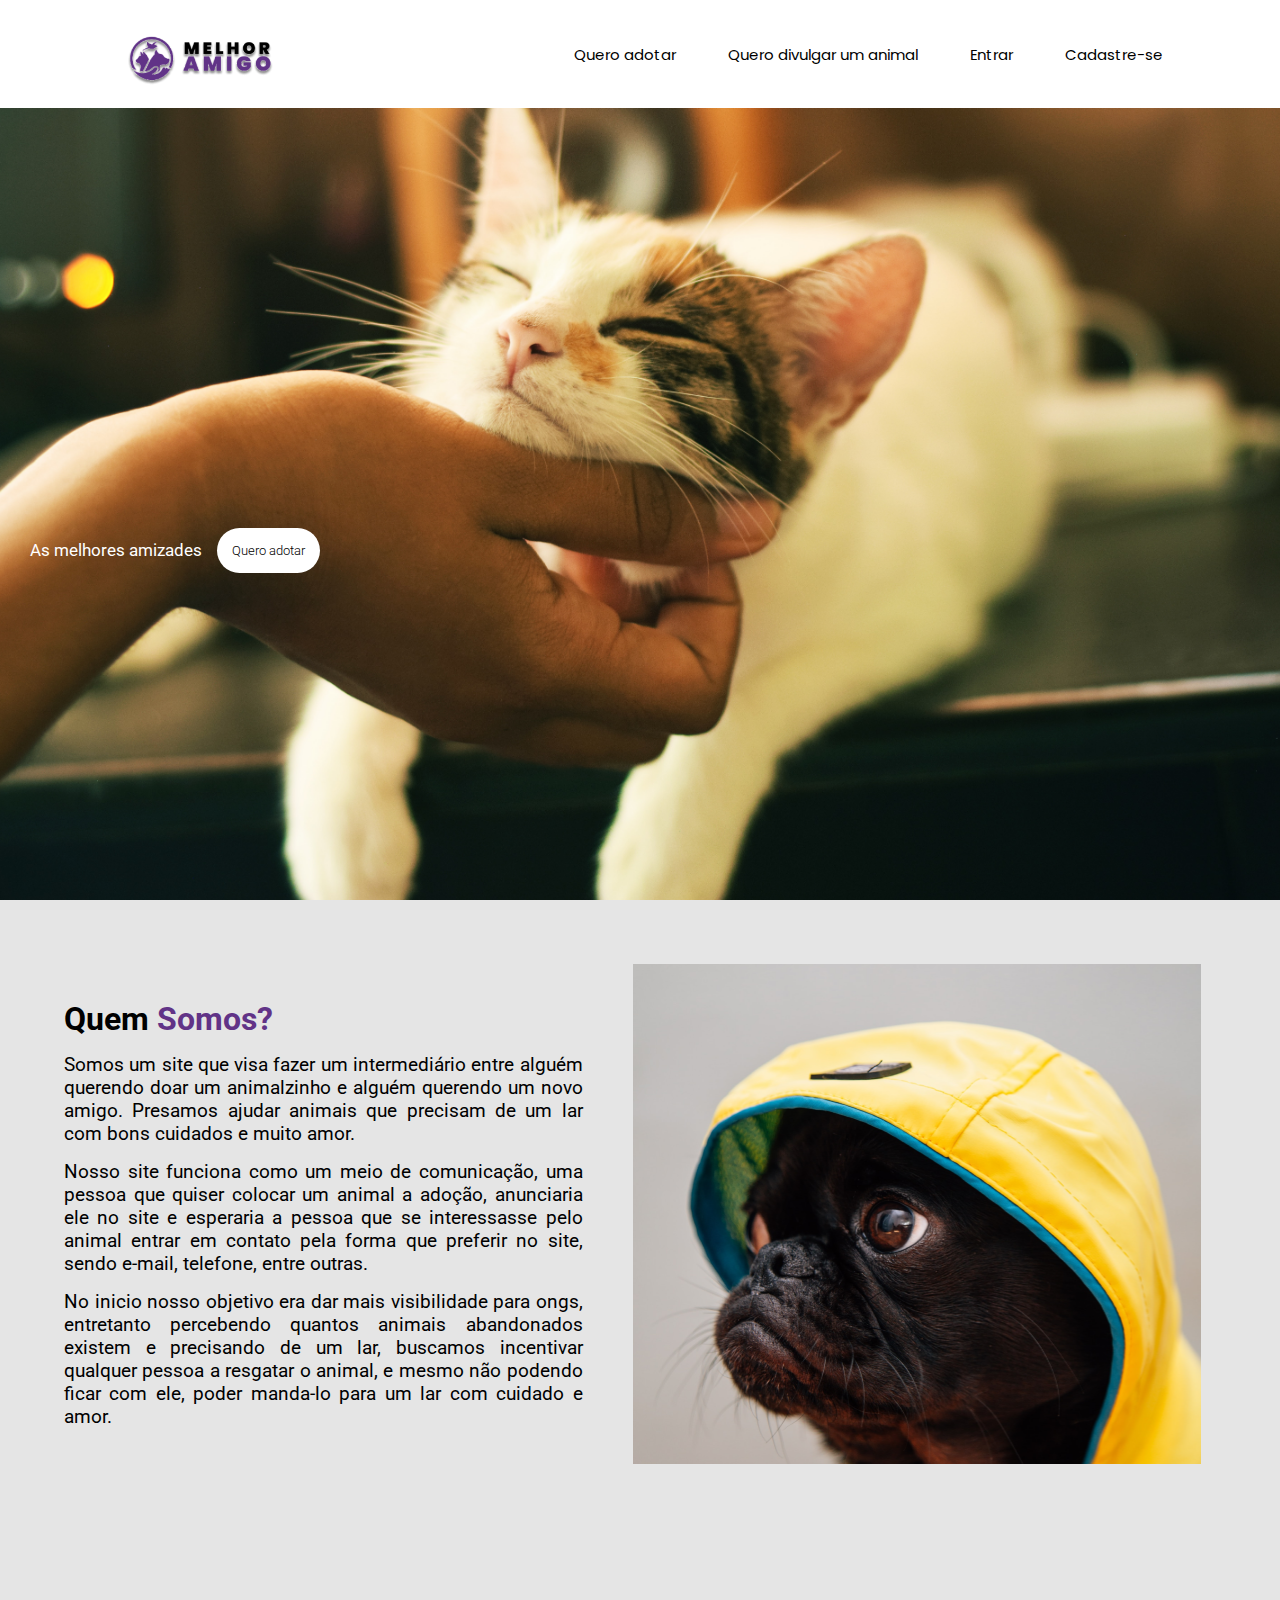
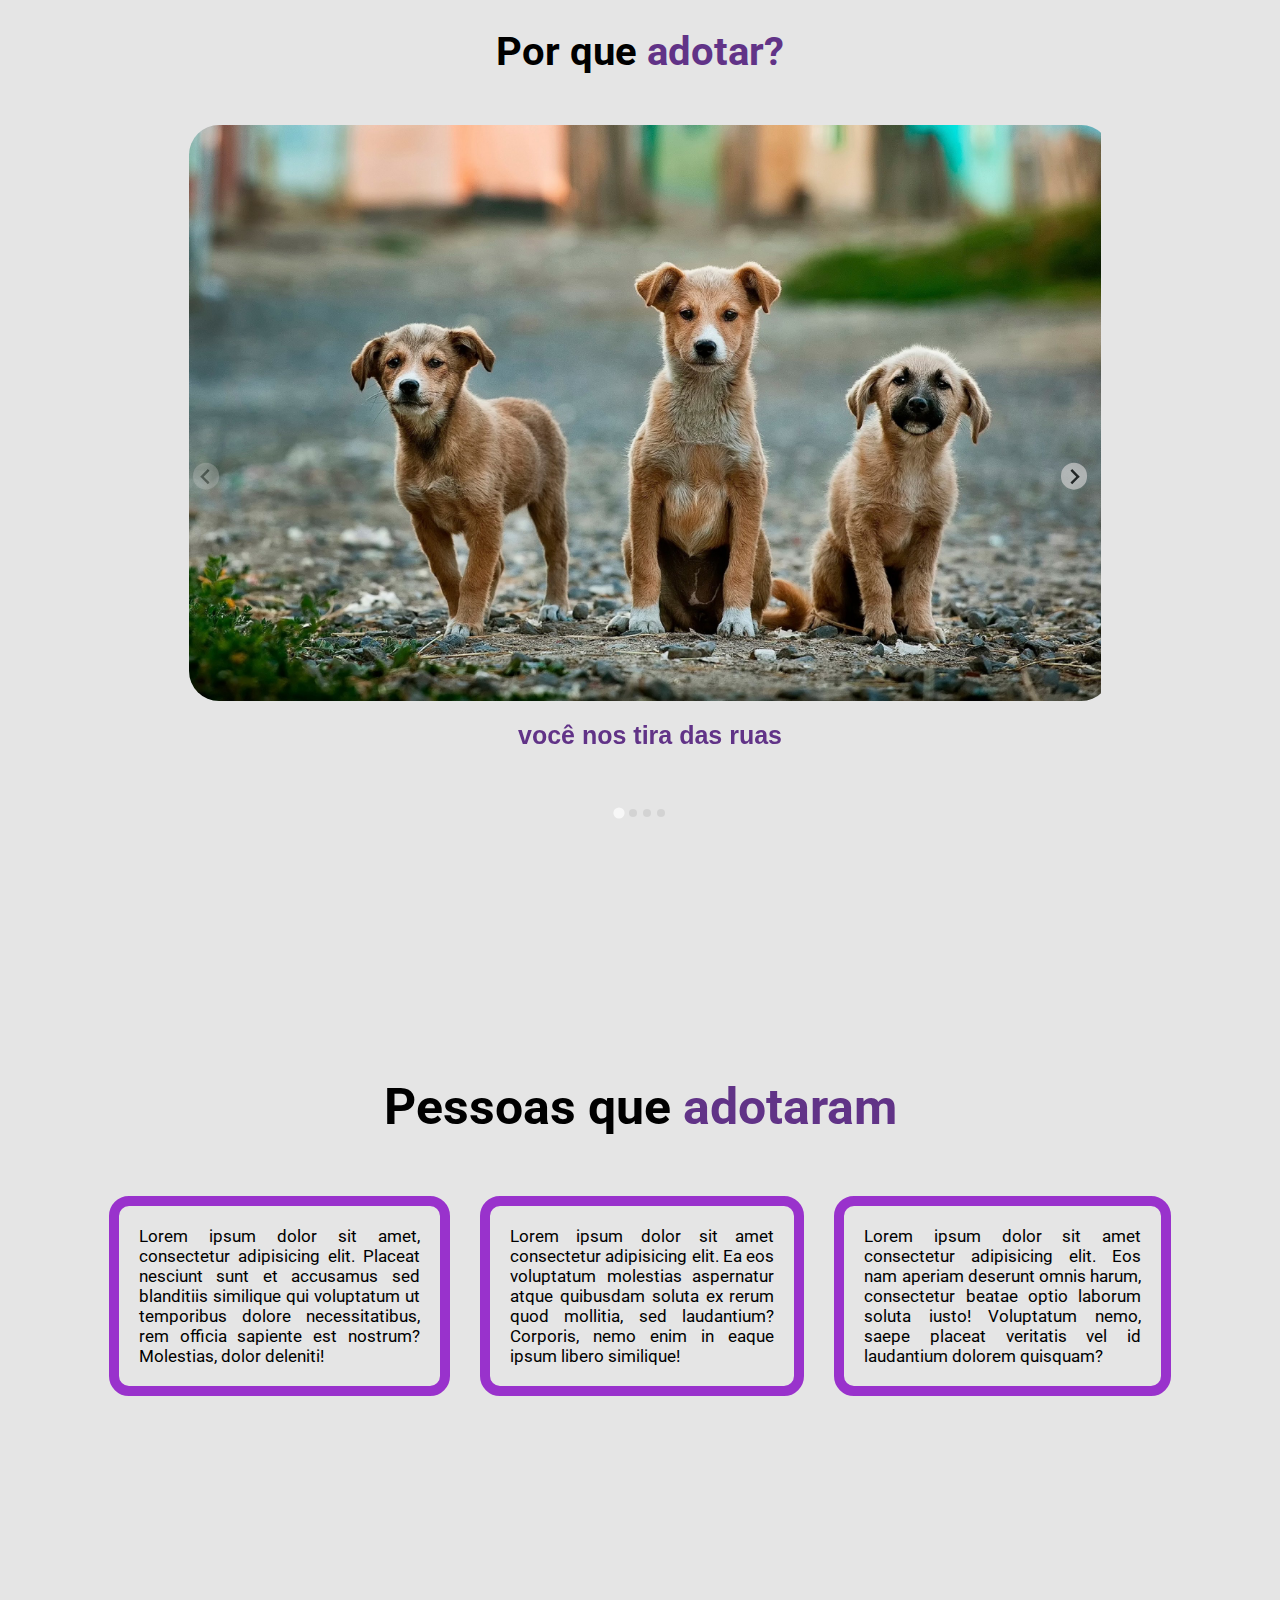
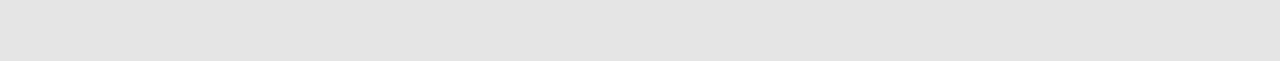
<file: index.html>
<!DOCTYPE html>
<html lang="pt-br">
<head>
    <meta charset="UTF-8">
    <meta http-equiv="X-UA-Compatible" content="IE=edge">
    <meta name="viewport" content="width=device-width, initial-scale=1.0">
    <link rel="stylesheet" href="./styles/styles.css">
    <link rel="preconnect" href="https://fonts.googleapis.com">
    <link rel="preconnect" href="https://fonts.gstatic.com" crossorigin>
    <link href="https://fonts.googleapis.com/css2?family=Roboto&display=swap" rel="stylesheet">
    <link rel="icon" type="image/x-icon" href="./imagens/favicon.png">
    <link rel="stylesheet" href="./splide/css/splide.min.css">
    <link rel="preconnect" href="https://fonts.googleapis.com">
    <link rel="preconnect" href="https://fonts.gstatic.com" crossorigin>
    <link href="https://fonts.googleapis.com/css2?family=Poppins&display=swap" rel="stylesheet">
    <script type="text/javascript" src="./splide/js/splide.min.js"></script>
    <title>Melhor amigo</title>
</head>
<body>
    <header>
        <div class="navbar">
            <nav>
                <a class="logo" href="#">
                    <img src="./imagens/logo2.png" alt="" style="width: 200px;">
                </a>
                <div class="mobile-menu">
                    <div class="line1"></div>
                    <div class="line2"></div>
                    <div class="line3"></div>
                </div>
                <ul class="nav-list">
                    <li><a href="./pages/mostroario.html">Quero adotar</a></li>
                    <li><a href="./pages/login.html">Quero divulgar um animal</a></li>
                    <li><a href="./pages/login.html">Entrar</a></li>
                    <li><a href="./pages/cadastro.html">Cadastre-se</a></li>
                </ul>
            </nav>
            <script src="./barra_navegação/mobile_navbar.js"></script>
        </div>
    </header>
    <div class="header">
        <p> As melhores amizades</p>
        <a href="./pages/mostroario.html">
            <button class="btn">Quero adotar</button>
        </a>
    </div>
    <div class="container">
        <section class="about">
            <div class="lado_texto">
                <h1>Quem <span class="destaque">Somos?</span></h1>
                <p>Somos um site que visa fazer um intermediário entre alguém querendo doar um animalzinho e alguém querendo um novo amigo. Presamos ajudar animais que precisam de um lar com bons cuidados e muito amor.</p>
                <p>Nosso site funciona como um meio de comunicação, uma pessoa que quiser colocar um animal a adoção, anunciaria ele no site e esperaria a pessoa que se interessasse pelo animal entrar em contato pela forma que preferir no site, sendo e-mail, telefone, entre outras.</p>
                <p>No inicio nosso objetivo era dar mais visibilidade para ongs, entretanto percebendo quantos animais abandonados existem e precisando de um lar, buscamos incentivar qualquer pessoa a resgatar o animal, e mesmo não podendo ficar com ele, poder manda-lo para um lar com cuidado e amor.</p>
            </div>
            <div class="lado_imagem">
            </div>
        </section>
        <div class="titulo_carrosel">
            <h1>Por que <span class="destaque">adotar?</span></h1>
        </div>
        <section class="carrosel">
            <section class="splide"  aria-label="Splide Basic HTML Example">
                <div class="splide__track">
                    <ul class="splide__list">
                        <li class="splide__slide">
                            <a href="/pages/mostroario.html">
                                <img src="imagens/cachorro_rua.jpg">
                                <h2 style="text-align: center; position: relative; left: 10px; padding: 10px; margin: 10px;">você nos tira das ruas</h2>
                            </a>
                        </li>
                        <li class="splide__slide">
                            <a href="/pages/mostroario.html">
                                <img src="imagens/cachorro e cara.jpg">
                                <h2 style="text-align: center; position: relative; left: 10px; padding: 10px; margin: 10px;">seremos grandes companheiros por toda a vida </h2>
                            </a>
                        </li>
                        <li class="splide__slide">
                            <a href="/pages/mostroario.html">
                                <img src="imagens/cachorro_idosa.jpg">
                                <h2 style="text-align: center; position: relative; left: 10px; padding: 10px; margin: 10px;">estarei sempre ao seu lado</h2>
                            </a>
                        </li>
                        <li class="splide__slide">
                            <a href="/pages/mostroario.html">
                                <img src="imagens/cachorro_flor.jpg">
                                <h2 style="text-align: center; position: relative; left: 10px; padding: 10px; margin: 10px;">posso fazer parte de sua familia?</h2>
                            </a>
                        </li>
    
                    </ul>
                </div>
            </section>
        </section>
        <div class="area_comentarios">
            <h1>Pessoas que <span class="destaque">adotaram</span></h1>
        
            <div class="comentarios">
                <div class="com1">
                    
                    <p>
                        Lorem ipsum dolor sit amet, consectetur adipisicing elit. Placeat nesciunt sunt et accusamus sed blanditiis similique qui voluptatum ut temporibus dolore necessitatibus, rem officia sapiente est nostrum? Molestias, dolor deleniti!
                    </p>
                </div>
                <div class="com2">
                    <p>
                        Lorem ipsum dolor sit amet consectetur adipisicing elit. Ea eos voluptatum molestias aspernatur atque quibusdam soluta ex rerum quod mollitia, sed laudantium? Corporis, nemo enim in eaque ipsum libero similique!
                    </p>
                </div>
                <div class="com3">
                    <p>
                        Lorem ipsum dolor sit amet consectetur adipisicing elit. Eos nam aperiam deserunt omnis harum, consectetur beatae optio laborum soluta iusto! Voluptatum nemo, saepe placeat veritatis vel id laudantium dolorem quisquam?
                    </p>
                </div>

            </div>
        </div>
    </div>
</body>

</html>

<script>
    new Splide('.splide').mount();
    var splide = new Splide('.splide', {
        perPage: 1,
        padding: 0,
        cover      : true,
        heightRatio: 0.5,
        type:loop,
        breakpoints: {
            770: {
                perPage: 2,
            },
            500: {
                perPage: 1,
            },
        }
    });

    splide.mount();
</script>
</file>
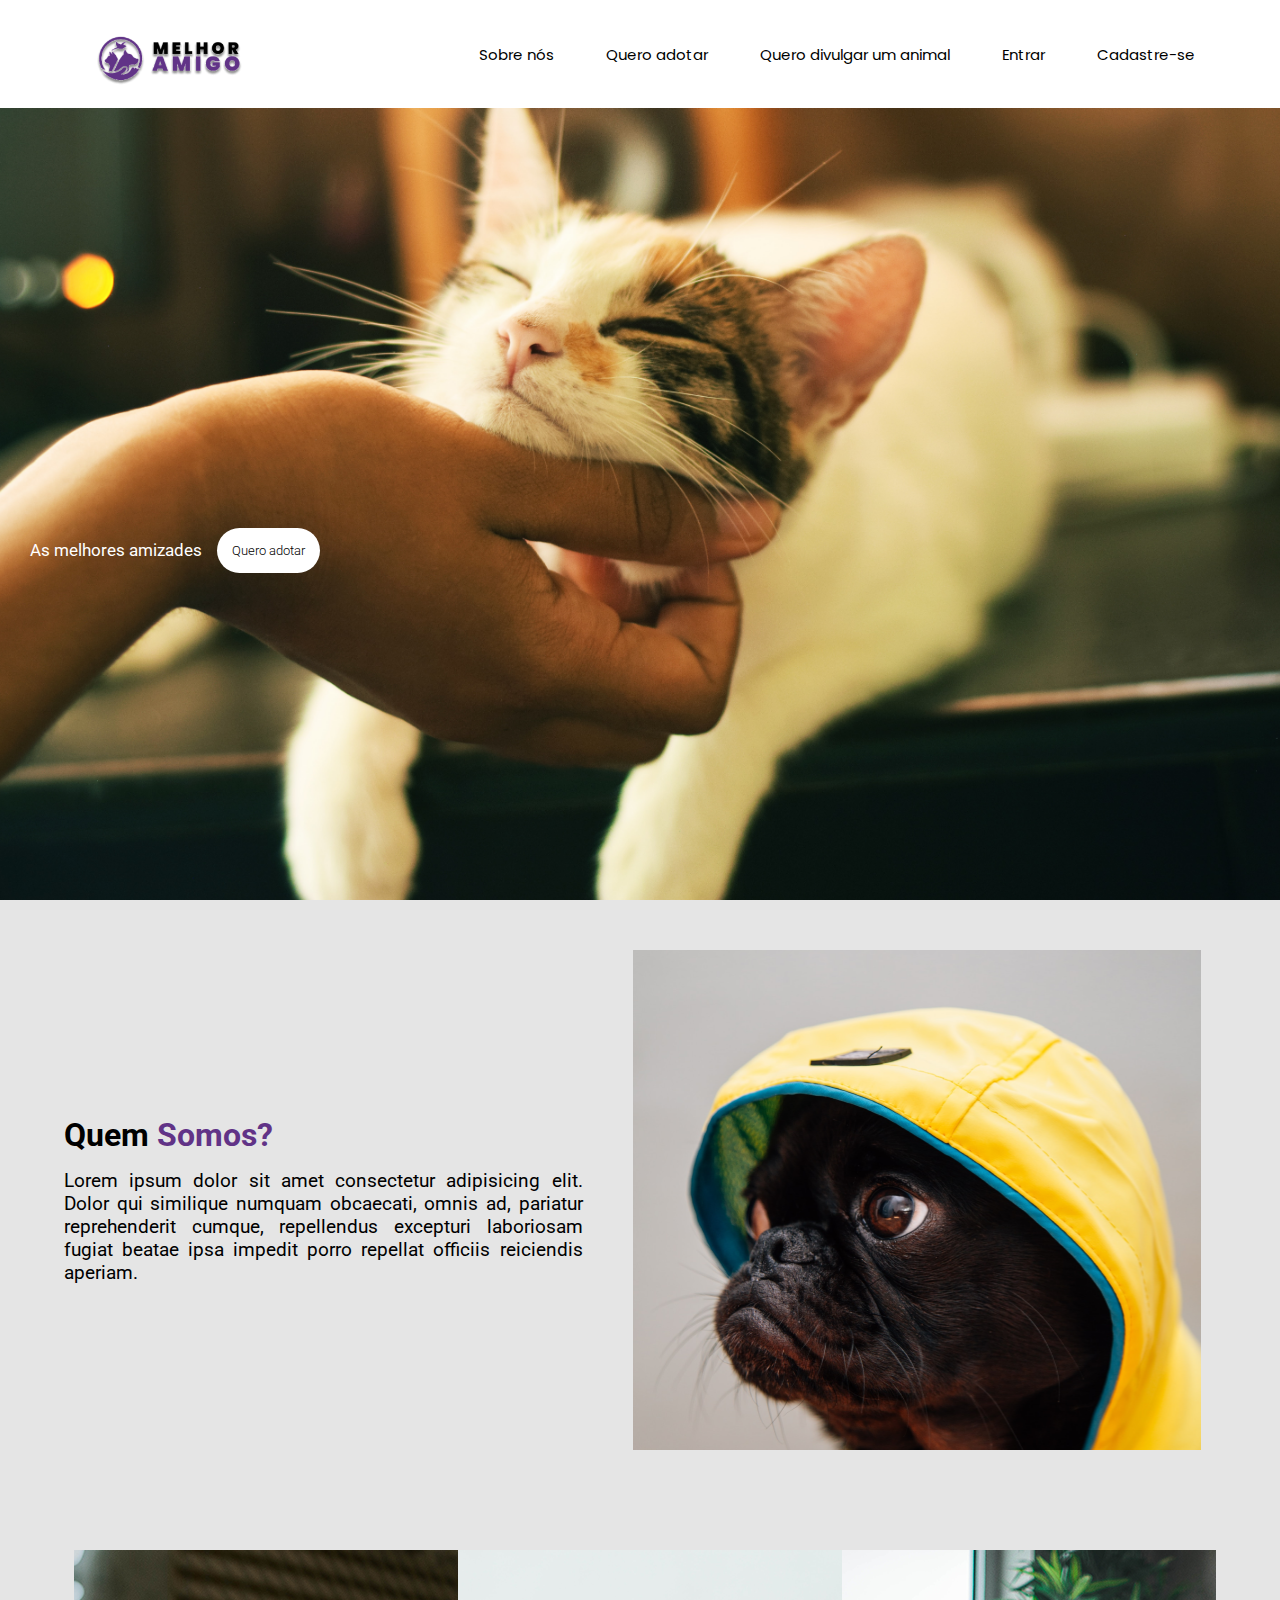
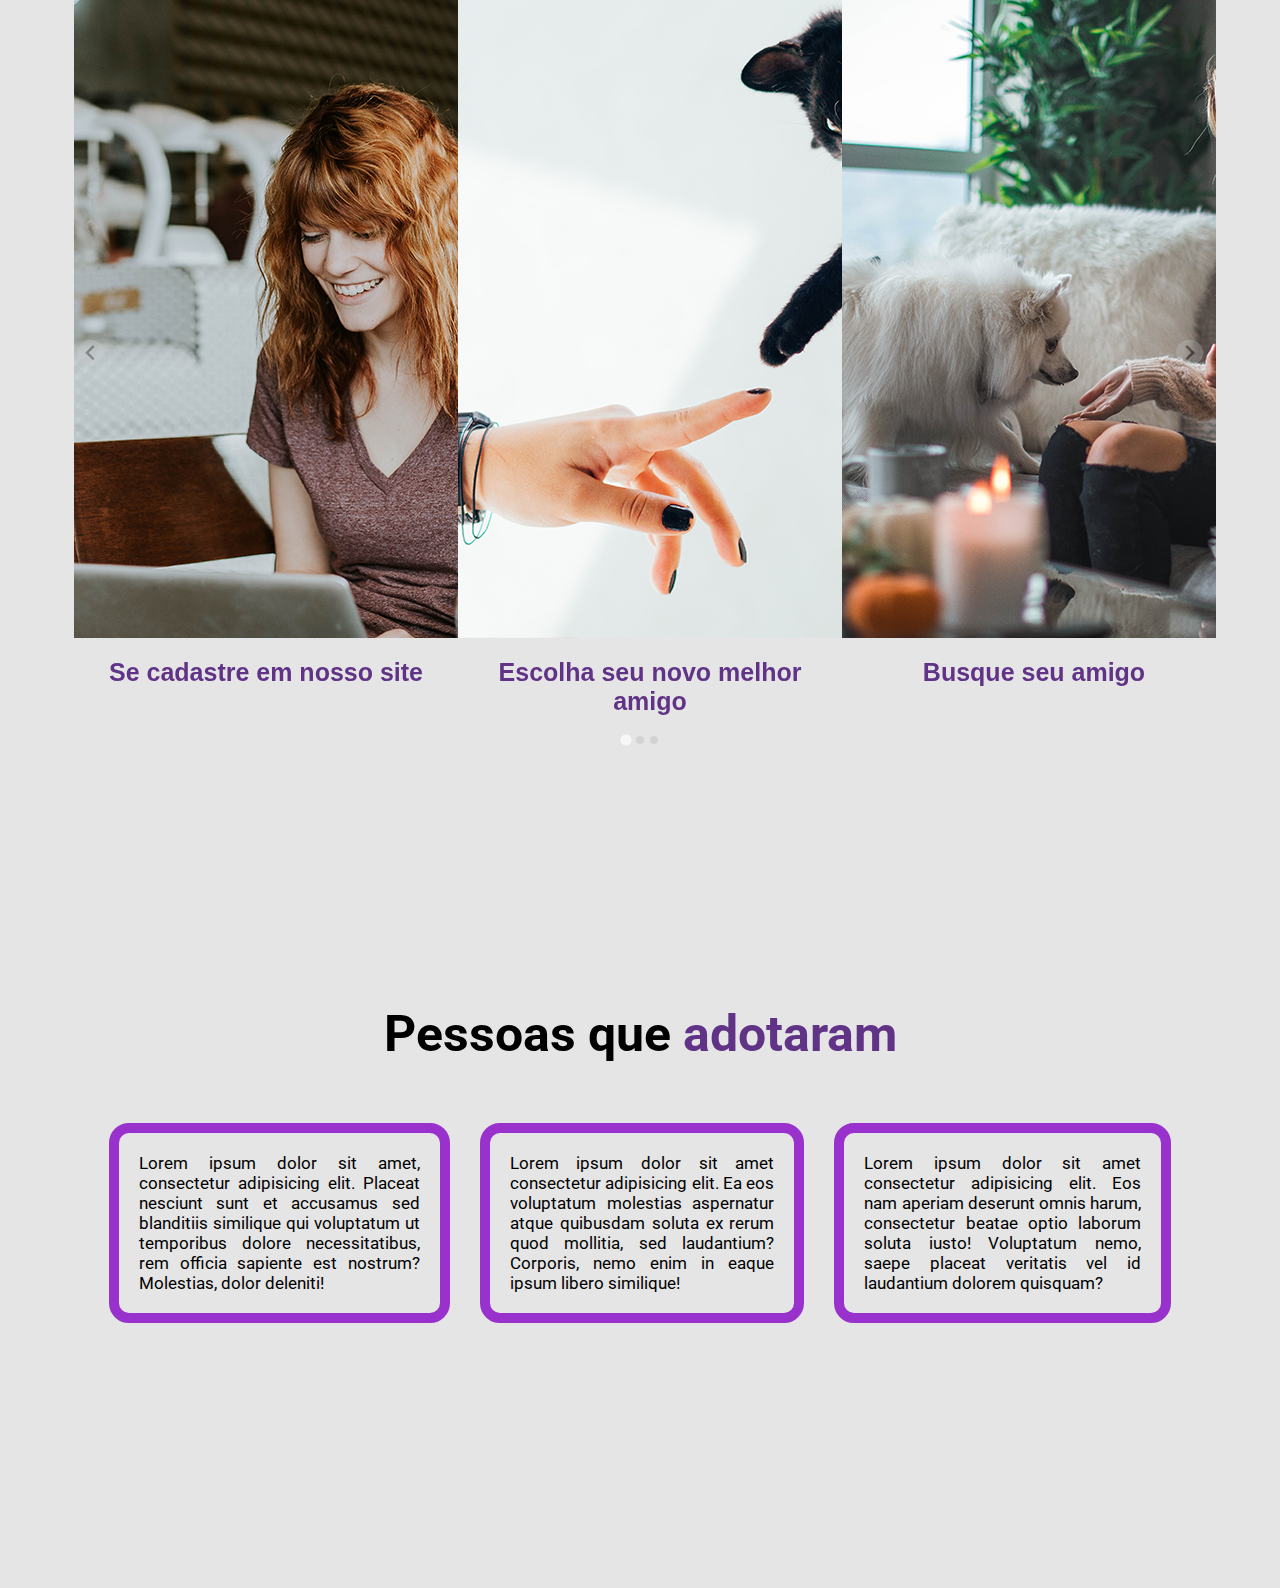
<file: index2.html>
<!DOCTYPE html>
<html lang="pt-br">
<head>
    <meta charset="UTF-8">
    <meta http-equiv="X-UA-Compatible" content="IE=edge">
    <meta name="viewport" content="width=device-width, initial-scale=1.0">
    <link rel="stylesheet" href="./styles/styles.css">
    <link rel="preconnect" href="https://fonts.googleapis.com">
    <link rel="preconnect" href="https://fonts.gstatic.com" crossorigin>
    <link href="https://fonts.googleapis.com/css2?family=Roboto&display=swap" rel="stylesheet">
    <link rel="icon" type="image/x-icon" href="./imagens/favicon.png">
    <link rel="stylesheet" href="./splide/css/splide.min.css">
    <link rel="preconnect" href="https://fonts.googleapis.com">
    <link rel="preconnect" href="https://fonts.gstatic.com" crossorigin>
    <link href="https://fonts.googleapis.com/css2?family=Poppins&display=swap" rel="stylesheet">
    <script type="text/javascript" src="./splide/js/splide.min.js"></script>
    <title>Melhor amigo</title>
</head>
<body>
    <header>
        <div class="navbar">
            <nav>
                <a class="logo" href="#">
                    <img src="./imagens/logo2.png" alt="" style="width: 200px;">
                </a>
                <div class="mobile-menu">
                    <div class="line1"></div>
                    <div class="line2"></div>
                    <div class="line3"></div>
                </div>
                <ul class="nav-list">
                    <li><a href="#">Sobre nós</a></li>
                    <li><a href="./pages/mostroario.html">Quero adotar</a></li>
                    <li><a href="./pages/login.html">Quero divulgar um animal</a></li>
                    <li><a href="./pages/login.html">Entrar</a></li>
                    <li><a href="./pages/cadastro.html">Cadastre-se</a></li>
                </ul>
            </nav>
            <script src="./barra_navegação/mobile_navbar.js"></script>
        </div>
    </header>
    <div class="header">
        <p> As melhores amizades</p>
        <a href="./pages/mostroario.html">
            <button class="btn">Quero adotar</button>
        </a>
    </div>
    <div class="container">
        <section class="about">
            <div class="lado_texto">
                <h1>Quem <span class="destaque">Somos?</span></h1>
                <p>Lorem ipsum dolor sit amet consectetur adipisicing elit. Dolor qui similique numquam obcaecati, omnis ad, pariatur reprehenderit cumque, repellendus excepturi laboriosam fugiat beatae ipsa impedit porro repellat officiis reiciendis aperiam.</p>
            </div>
            <div class="lado_imagem">
            </div>
        </section>
        <section class="splide" style="margin: 50px 0;" aria-label="Splide Basic HTML Example">
            <div class="splide__track">
                <ul class="splide__list">
                    <li class="splide__slide">
                        <a href="/pages/login.html">
                            <img src="imagens/Slide 1.png">
                            <h2 style="text-align: center; position: relative; left: 10px; padding: 10px; margin: 10px;">Se cadastre em nosso site</h2>
                        </a>
                    </li>
                    <li class="splide__slide">
                        <a href="#">
                            <img src="imagens/Slide 2.png">
                            <h2 style="text-align: center; position: relative; left: 10px; padding: 10px; margin: 10px;">Escolha seu novo melhor amigo</h2>
                        </a>
                    </li>
                    <li class="splide__slide">
                        <a href="#">
                            <img src="imagens/Slide 3.png">
                            <h2 style="text-align: center; position: relative; left: 10px; padding: 10px; margin: 10px;">Busque seu amigo</h2>
                        </a>
                    </li>

                </ul>
            </div>
        </section>
        <div class="area_comentarios">
            <h1>Pessoas que <span class="destaque">adotaram</span></h1>
        
            <div class="comentarios">
                <div class="com1">
                    
                    <p>
                        Lorem ipsum dolor sit amet, consectetur adipisicing elit. Placeat nesciunt sunt et accusamus sed blanditiis similique qui voluptatum ut temporibus dolore necessitatibus, rem officia sapiente est nostrum? Molestias, dolor deleniti!
                    </p>
                </div>
                <div class="com2">
                    <p>
                        Lorem ipsum dolor sit amet consectetur adipisicing elit. Ea eos voluptatum molestias aspernatur atque quibusdam soluta ex rerum quod mollitia, sed laudantium? Corporis, nemo enim in eaque ipsum libero similique!
                    </p>
                </div>
                <div class="com3">
                    <p>
                        Lorem ipsum dolor sit amet consectetur adipisicing elit. Eos nam aperiam deserunt omnis harum, consectetur beatae optio laborum soluta iusto! Voluptatum nemo, saepe placeat veritatis vel id laudantium dolorem quisquam?
                    </p>
                </div>

            </div>
        </div>
    </div>
</body>

</html>

<script>
    new Splide('.splide').mount();
    var splide = new Splide('.splide', {
        perPage: 3,
        rewind: true,
        breakpoints: {
            770: {
                perPage: 2,
            },
            500: {
                perPage: 1,
            },
        }
    });

    splide.mount();
</script>
</file>
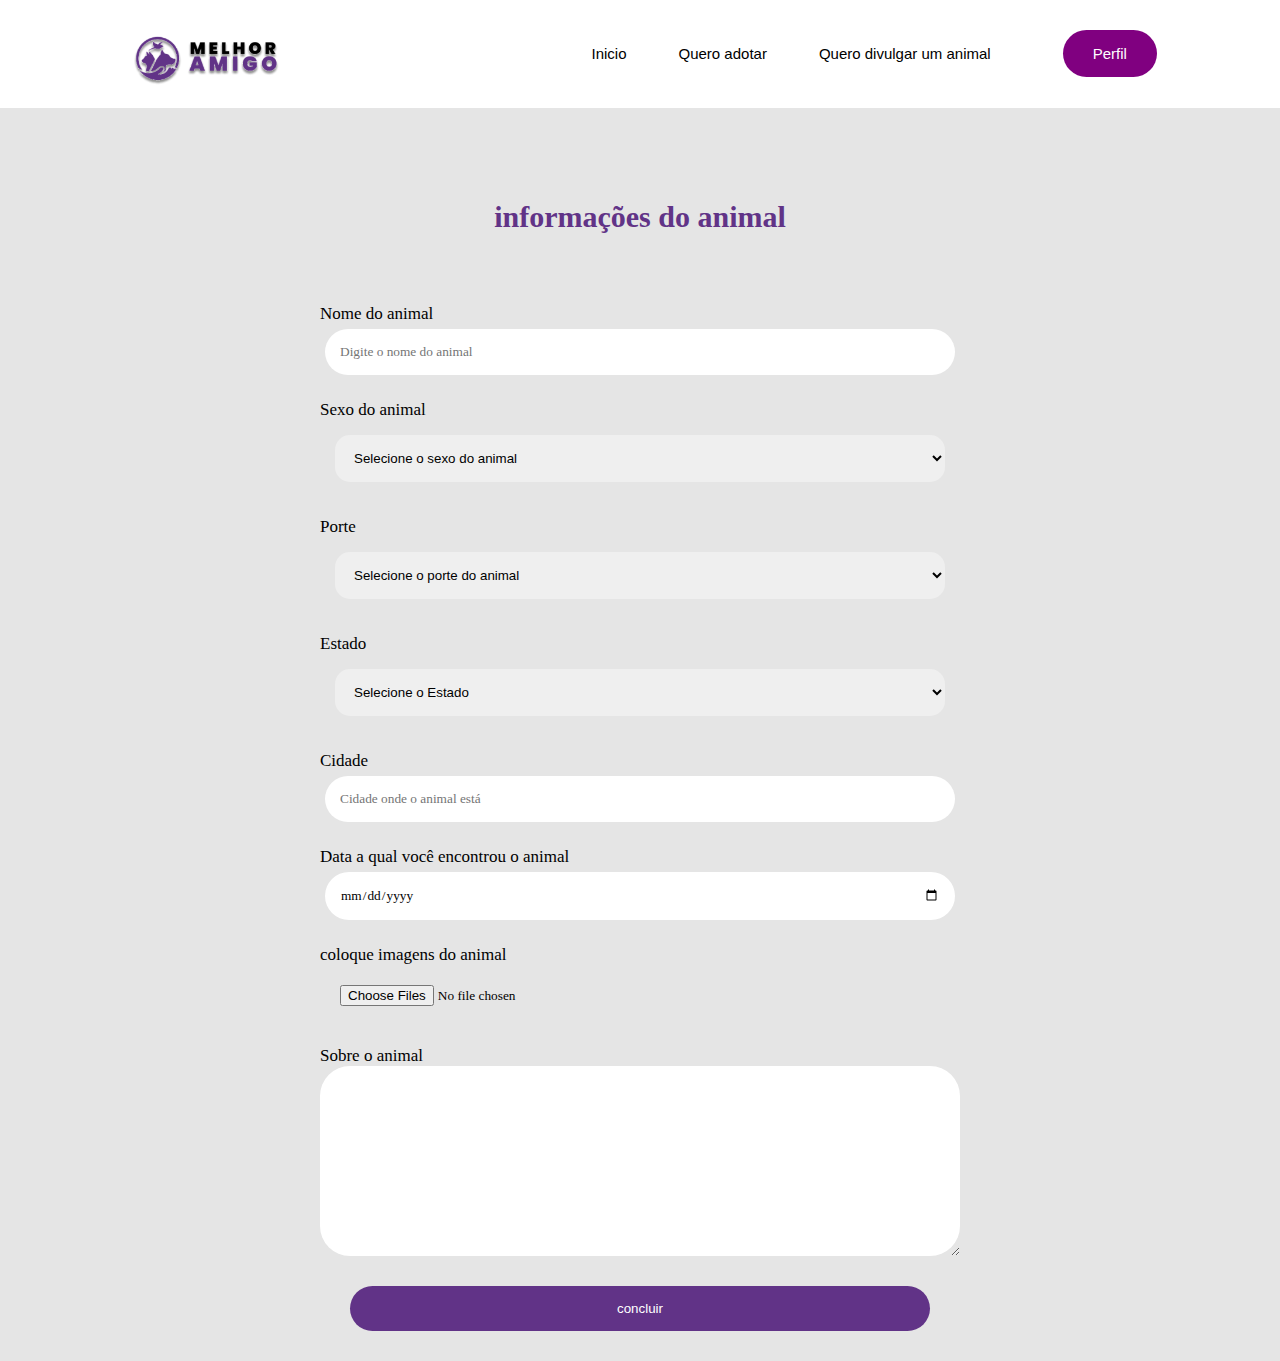
<file: pages/cadastro_animal.html>
<!DOCTYPE html>
<html lang="pt-br">
<head>
    <meta charset="UTF-8">
    <meta http-equiv="X-UA-Compatible" content="IE=edge">
    <meta name="viewport" content="width=device-width, initial-scale=1.0">
    <link rel="stylesheet" href="../styles/styles2.css">
    <title>Document</title>
    <link rel="icon" type="image/x-icon" href="../imagens/favicon.png">
</head>
<body>
    <header>
        <div class="navbar">
            <nav>
                <a class="logo" href="#">
                    <img src="../imagens/logo2.png" alt="" style="width: 200px;">
                </a>
                <div class="mobile-menu">
                    <div class="line1"></div>
                    <div class="line2"></div>
                    <div class="line3"></div>
                </div>
                <ul class="nav-list">
                    <li><a href="../index.html">Inicio</a></li>
                    <li><a href="./mostroario.html">Quero adotar</a></li>
                    <li><a href="./cadastro_animal.html">Quero divulgar um animal</a></li>
                    <li><a href="./pagina_usuario.html" style="padding: 15px 30px; background-color: purple; border-radius: 30px; color: white; margin-left: 30px;" >Perfil</a></li>

                </ul>
            </nav>
            <script src="../barra_navegação/mobile_navbar.js"></script>
        </div>
    </header>

    <div class="main">
        <div class="lado_txt">
            <h1 class="editar_perfil">informações do animal</h1>
            <form action="" method="post">
                <p>Nome do animal</p>
                <input type="text" name="nome_animal" placeholder="Digite o nome do animal">
                <p>Sexo do animal</p>
                <select name="sexo_animal" id="" >
                    <option disabled="disabled" selected="select" value="">Selecione o sexo do animal</option>
                    <option value="macho">Macho</option>
                    <option value="Femea">Femêa</option>
                </select>
                
                <p>Porte</p>
                <select name="porte_animal" id="" >
                    <option disabled="disabled" selected="select" value="">Selecione o porte do animal</option>
                    <option value="grande">Grande</option>
                    <option value="medio">Médio</option>
                    <option value="pequeno">Pequeno</option>
                </select>
                <p>Estado</p>
                <select id="" name="estado_usuario"><option disabled="disabled" selected="selected" value="">Selecione o Estado</option> 
                    <option value="Acre">
                    Acre
                    </option><option value="Alagoas">
                    Alagoas
                    </option><option value="Amapa">
                    Amapá
                    </option><option value="Amazonas">
                    Amazonas
                    </option><option value="Bahia">
                    Bahia
                    </option><option value="Ceara">
                    Ceará
                    </option><option value="Distrito_Federal">
                    Distrito Federal
                    </option><option value="Espirito_Santo">
                    Espírito Santo
                    </option><option value="Goias">
                    Goiás
                    </option><option value="Maranhao">
                    Maranhão
                    </option><option value="Mato_Grosso">
                    Mato Grosso
                    </option><option value="Mato_Grosso_Do_Sul">
                    Mato Grosso do Sul
                    </option><option value="Minas_Gerais">
                    Minas Gerais
                    </option><option value="Para">
                    Pará
                    </option><option value="Paraiba">
                    Paraíba
                    </option><option value="Parana">
                    Paraná
                    </option><option value="Pernambuco">
                    Pernambuco
                    </option><option value="Piaui">
                    Piauí
                    </option><option value="Rio_de_Janeiro">
                    Rio de Janeiro
                    </option><option value="Rio_Grande_do_Norte">
                    Rio Grande do Norte
                    </option><option value="Rio_Grande_do_Sul">
                    Rio Grande do Sul
                    </option><option value="Rondonia">
                    Rondônia
                    </option><option value="Roraima">
                    Roraima
                    </option><option value="Santa_Catarina">
                    Santa Catarina
                    </option><option value="Sao_Paulo">
                    São Paulo
                    </option><option value="Sergipe">
                    Sergipe
                    </option><option value="Tocantins">
                    Tocantins
                    </option>
                </select>
                <p>Cidade</p>
                <input type="text" name="cidade_animal" placeholder="Cidade onde o animal está">
                <p>Data a qual você encontrou o animal</p>
                <input type="date" name="data_animal" id="">
                <p>coloque imagens do animal</p>
                <input type="file" id="files" name="files" multiple>
                <p>Sobre o animal</p>
                <textarea name="sobre_animal" cols="30" rows="10" ></textarea>
                <button class="btn">concluir</button>
            </form>
        </div>
        
    </div>
    
</body>
</html>
</file>
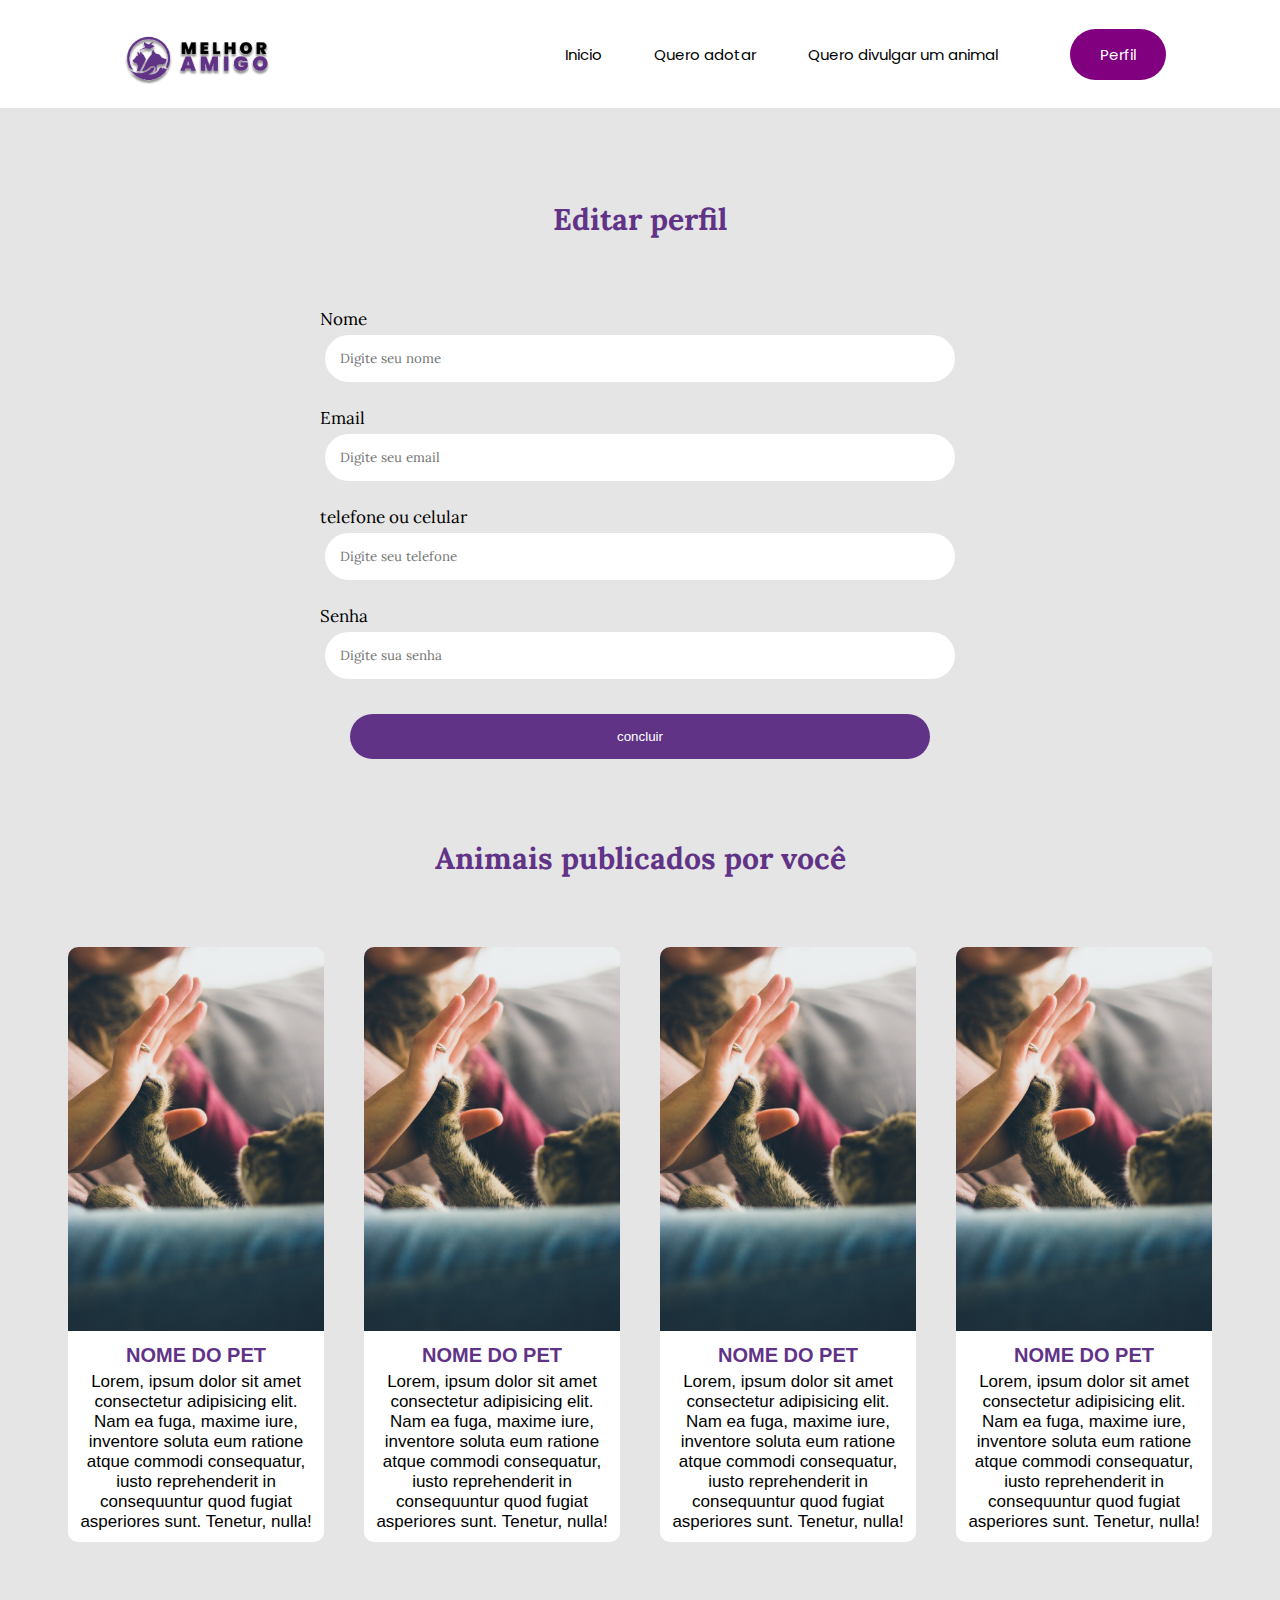
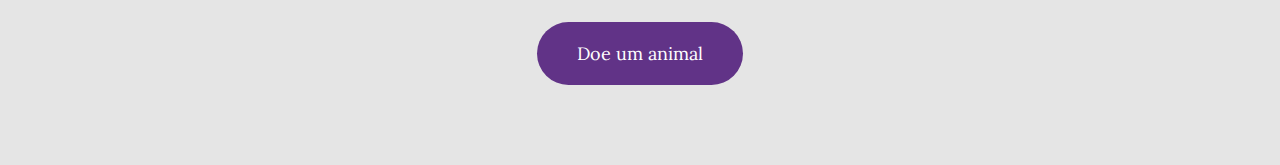
<file: pages/pagina_usuario.html>
<!DOCTYPE html>
<html lang="pt-br">
<head>
    <meta charset="UTF-8">
    <meta http-equiv="X-UA-Compatible" content="IE=edge">
    <meta name="viewport" content="width=device-width, initial-scale=1.0">
    <link rel="stylesheet" href="../styles/styles2.css">
    <link href="https://fonts.googleapis.com/css2?family=Poppins&display=swap" rel="stylesheet">
    <link href="https://fonts.googleapis.com/css2?family=Josefin+Sans:ital,wght@0,400;1,300&display=swap" rel="stylesheet">
    <link href="https://fonts.googleapis.com/css2?family=Josefin+Sans:ital,wght@1,300&display=swap" rel="stylesheet">
    <link href="https://fonts.googleapis.com/css2?family=Lora&display=swap" rel="stylesheet">
    <link href="https://fonts.googleapis.com/css2?family=Lora:ital@1&display=swap" rel="stylesheet">
    <link rel="icon" type="image/x-icon" href="../imagens/favicon.png">
    <title>Perfil</title>
</head>
<body>
    <header>
        <div class="navbar">
            <nav>
                <a class="logo" href="#">
                    <img src="../imagens/logo2.png" alt="" style="width: 200px;">
                </a>
                <div class="mobile-menu">
                    <div class="line1"></div>
                    <div class="line2"></div>
                    <div class="line3"></div>
                </div>
                <ul class="nav-list">
                    <li><a href="../index.html">Inicio</a></li>
                    
                    <li><a href="./pages/mostroario.html">Quero adotar</a></li>
                    <li><a href="./mostroario.html">Quero divulgar um animal</a></li>
                    <li><a href="#" style="padding: 15px 30px; background-color: purple; border-radius: 30px; color: white; margin-left: 30px;" >Perfil</a></li>

                </ul>
            </nav>
            <script src="../barra_navegação/mobile_navbar.js"></script>
        </div>
    </header>
    <div class="main">
        <div class="lado_txt">
            <h1 class="editar_perfil">Editar perfil</h1>
            <form action="" method="post">
                <p>Nome</p>
                <input type="text" name="nome_usuario" placeholder="Digite seu nome">
                <p>Email </p>
                <input type="email" name="email_usuario" placeholder="Digite seu email">
                <p>telefone ou celular</p>
                <input type="tel" name="telefone_usuario" id="" pattern="[0-9]{2}-[0-9]{5}-[0-9]{4}" placeholder="Digite seu telefone">
                <p>Senha</p>
                <input type="text" name="senha_usuario" id="" placeholder="Digite sua senha">
                </select>
                <button class="btn">concluir</button>
            </form>
        </div>
        <div class="lado_animais">
            <h1>Animais publicados por você</h1>
            <div class="cards">
                <div class="card">
                    <a href="./pagina_animais.html">
                        
                        <div class="img_card">
                            <img src="../imagens/jonas-vincent-xulIYVIbYIc-unsplash.jpg" alt="">
                        </div>
                        <div class="texto_card">
                            <h3>nome do pet</h3>
                            <p>Lorem, ipsum dolor sit amet consectetur adipisicing elit. Nam ea fuga, maxime iure, inventore soluta eum ratione atque commodi consequatur, iusto reprehenderit in consequuntur quod fugiat asperiores sunt. Tenetur, nulla!</p>
                        </div>
                    </a>
                </div>
                <div class="card">
                    <a href="./pagina_animais.html">
                        
                        <div class="img_card">
                            <img src="../imagens/jonas-vincent-xulIYVIbYIc-unsplash.jpg" alt="">
                        </div>
                        <div class="texto_card">
                            <h3>nome do pet</h3>
                            <p>Lorem, ipsum dolor sit amet consectetur adipisicing elit. Nam ea fuga, maxime iure, inventore soluta eum ratione atque commodi consequatur, iusto reprehenderit in consequuntur quod fugiat asperiores sunt. Tenetur, nulla!</p>
                        </div>
                    </a>
                </div>
                <div class="card">
                    <a href="./pagina_animais.html">
                        
                        <div class="img_card">
                            <img src="../imagens/jonas-vincent-xulIYVIbYIc-unsplash.jpg" alt="">
                        </div>
                        <div class="texto_card">
                            <h3>nome do pet</h3>
                            <p>Lorem, ipsum dolor sit amet consectetur adipisicing elit. Nam ea fuga, maxime iure, inventore soluta eum ratione atque commodi consequatur, iusto reprehenderit in consequuntur quod fugiat asperiores sunt. Tenetur, nulla!</p>
                        </div>
                    </a>
                </div>
                <div class="card">
                    <a href="./pagina_animais.html">
                        
                        <div class="img_card">
                            <img src="../imagens/jonas-vincent-xulIYVIbYIc-unsplash.jpg" alt="">
                        </div>
                        <div class="texto_card">
                            <h3>nome do pet</h3>
                            <p>Lorem, ipsum dolor sit amet consectetur adipisicing elit. Nam ea fuga, maxime iure, inventore soluta eum ratione atque commodi consequatur, iusto reprehenderit in consequuntur quod fugiat asperiores sunt. Tenetur, nulla!</p>
                        </div>
                    </a>
                </div>
        </div>
        <div class="btn_publicar">
            <a href="./cadastro_animal.html">
                <button class="btn">Doe um animal</button>
            </a>
        </div>
    </div>
    
</body>
</html>
</file>
<file: styles/styles.css>
@charset "UTF-8";
/*-----------------inicializando geral-----------------*/
/* inicializando variaveis */
* {
  margin: 0;
  padding: 0;
  -webkit-box-sizing: border-box;
          box-sizing: border-box;
}

h1 {
  font-size: 30px;
}

h2 {
  font-size: 25px;
}

h3 {
  font-size: 20px;
}

h4 {
  font-size: 17px;
}

p {
  font-size: 17px;
}

a {
  color: #613387;
  text-decoration: none;
  font-size: 15px;
  font-family: 'Montserrat', sans-serif;
  margin: 10px;
}

.destaque {
  color: #613387;
}

/*-----------------Fim geral-----------------*/
/*-----------------incializando cadastro-----------------*/
.main {
  display: -webkit-box;
  display: -ms-flexbox;
  display: flex;
}

@media screen and (max-width: 480px) {
  .main {
    -webkit-box-orient: vertical;
    -webkit-box-direction: normal;
        -ms-flex-direction: column;
            flex-direction: column;
  }
}

.main .lado_direito {
  width: 50%;
  background-image: url("../imagens/imagem_login.jpg");
  height: 100vh;
  background-position: center;
  background-size: cover;
}

@media screen and (max-width: 768px) {
  .main .lado_direito {
    width: 20%;
  }
}

@media screen and (max-width: 480px) {
  .main .lado_direito {
    width: 100%;
    height: 100px;
  }
}

.main .lado_esquerdo {
  display: -webkit-box;
  display: -ms-flexbox;
  display: flex;
  width: 50%;
  background-color: #E5E5E5;
  -webkit-box-orient: vertical;
  -webkit-box-direction: normal;
      -ms-flex-direction: column;
          flex-direction: column;
  -webkit-box-pack: center;
      -ms-flex-pack: center;
          justify-content: center;
  text-align: center;
  -webkit-box-align: center;
      -ms-flex-align: center;
          align-items: center;
  vertical-align: middle;
}

@media screen and (max-width: 768px) {
  .main .lado_esquerdo {
    width: 80%;
  }
}

@media screen and (max-width: 480px) {
  .main .lado_esquerdo {
    width: 100%;
    height: calc(100vh - 100px);
  }
}

.main .lado_esquerdo .logo img {
  width: 50%;
}

.main .lado_esquerdo form {
  display: -webkit-box;
  display: -ms-flexbox;
  display: flex;
  -webkit-box-orient: vertical;
  -webkit-box-direction: normal;
      -ms-flex-direction: column;
          flex-direction: column;
  width: 50%;
}

.main .lado_esquerdo form p {
  font-size: small;
}

.main .lado_esquerdo form a {
  font-size: small;
}

.main .lado_esquerdo form input {
  padding: 15px;
  margin: 5px;
  border-radius: 999px;
  outline: none;
  border: none;
  font-family: 'Montserrat', sans-serif;
  font-weight: 300;
}

.main .lado_esquerdo form .btn {
  background-color: #613387;
  padding: 15px;
  color: #fff;
  border-radius: 999px;
  border: none;
  outline: none;
  margin: 5px;
  font-family: 'Montserrat', sans-serif;
  font-weight: 300;
}

.main .lado_esquerdo form .btn:hover {
  background-color: #391e50;
}

/*-----------------Fim cadastro-----------------*/
/*-----------------incializando mostroario-----------------*/
/* barra de navegação mostroario */
body {
  font-family: 'Roboto', sans-serif;
  background-color: #E5E5E5;
  overflow-x: hidden;
}

/* estilo dos cards */
.cards {
  display: -webkit-box;
  display: -ms-flexbox;
  display: flex;
  -ms-flex-wrap: wrap;
      flex-wrap: wrap;
  -webkit-box-pack: center;
      -ms-flex-pack: center;
          justify-content: center;
}

.cards .card {
  margin: 0 20px;
  margin-top: 100px;
  width: 20%;
  min-width: 200px;
  background-color: white;
  border-radius: 10px;
}

.cards .card a {
  color: black;
  margin: 0;
  padding: 0;
}

.cards .card .img_card {
  width: 100%;
}

.cards .card .img_card img {
  border-radius: 10px 10px 0 0;
  width: 100%;
}

.cards .card .texto_card {
  padding: 10px;
}

.cards .card .texto_card h3 {
  color: #613387;
  text-transform: uppercase;
  margin-bottom: 5px;
}

/*-----------------Fim mostroario-----------------*/
/*-----------------inicializando Login-----------------*/
.main {
  display: -webkit-box;
  display: -ms-flexbox;
  display: flex;
}

@media screen and (max-width: 480px) {
  .main {
    -webkit-box-orient: vertical;
    -webkit-box-direction: normal;
        -ms-flex-direction: column;
            flex-direction: column;
  }
}

.main .lado_direito {
  width: 50%;
  background-image: url("../imagens/imagem_login.jpg");
  height: 100vh;
  background-position: center;
  background-size: cover;
}

@media screen and (max-width: 768px) {
  .main .lado_direito {
    width: 20%;
  }
}

@media screen and (max-width: 480px) {
  .main .lado_direito {
    width: 100%;
    height: 100px;
  }
}

.main .lado_esquerdo {
  display: -webkit-box;
  display: -ms-flexbox;
  display: flex;
  width: 50%;
  background-color: #E5E5E5;
  -webkit-box-orient: vertical;
  -webkit-box-direction: normal;
      -ms-flex-direction: column;
          flex-direction: column;
  -webkit-box-pack: center;
      -ms-flex-pack: center;
          justify-content: center;
  text-align: center;
  -webkit-box-align: center;
      -ms-flex-align: center;
          align-items: center;
  vertical-align: middle;
}

@media screen and (max-width: 768px) {
  .main .lado_esquerdo {
    width: 80%;
  }
}

@media screen and (max-width: 480px) {
  .main .lado_esquerdo {
    width: 100%;
    height: calc(100vh - 100px);
  }
}

.main .lado_esquerdo .logo img {
  width: 50%;
}

.main .lado_esquerdo form {
  display: -webkit-box;
  display: -ms-flexbox;
  display: flex;
  -webkit-box-orient: vertical;
  -webkit-box-direction: normal;
      -ms-flex-direction: column;
          flex-direction: column;
  width: 50%;
}

.main .lado_esquerdo form input {
  padding: 15px;
  margin: 5px;
  border-radius: 999px;
  outline: none;
  border: none;
  font-family: 'Montserrat', sans-serif;
  font-weight: 300;
}

.main .lado_esquerdo form .btn {
  background-color: #613387;
  padding: 15px;
  color: #fff;
  border-radius: 999px;
  border: none;
  outline: none;
  margin: 5px;
  font-family: 'Montserrat', sans-serif;
  font-weight: 300;
}

.main .lado_esquerdo form .btn:hover {
  background-color: #391e50;
}

/*-----------------Fim Login-----------------*/
/*-----------------inicializando index-----------------*/
body {
  font-family: 'Roboto', sans-serif;
  background-color: #E5E5E5;
  overflow-x: hidden;
}

/*Menu*/
.navbar nav {
  z-index: 1;
  display: -webkit-box;
  display: -ms-flexbox;
  display: flex;
  -ms-flex-pack: distribute;
      justify-content: space-around;
  -webkit-box-align: center;
      -ms-flex-align: center;
          align-items: center;
  background-color: white;
  height: 12vh;
  width: 100%;
  position: absolute;
  top: 0;
}

.navbar .logo {
  margin-left: 0px;
}

.navbar .mobile-menu {
  display: none;
  cursor: pointer;
}

.navbar .mobile-menu div {
  width: 32px;
  height: 2px;
  background-color: #000000;
  margin: 8px;
}

.navbar a.hover {
  opacity: 0.7;
}

.navbar .nav-list {
  list-style: none;
  display: -webkit-box;
  display: -ms-flexbox;
  display: flex;
}

.navbar .nav-list li {
  letter-spacing: 0px;
  margin-left: 32px;
  font-size: 15px;
}

.navbar .nav-list li a {
  font-family: 'Poppins', sans-serif;
  font-size: 15px;
}

.navbar a {
  color: #000000;
  text-decoration: none;
  margin-top: 70px;
}

/*Header*/
.header {
  display: -webkit-box;
  display: -ms-flexbox;
  display: flex;
  background-image: url(../imagens/imagem_fundo2.jpg);
  background-size: cover;
  background-position: center;
  width: 100%;
  height: 100vh;
  -webkit-box-align: center;
      -ms-flex-align: center;
          align-items: center;
  -webkit-box-pack: first baseline;
      -ms-flex-pack: first baseline;
          justify-content: first baseline;
  font-size: 30px;
  padding-left: 30px;
  padding-top: 200px;
}

.header p {
  color: #fff;
}

.header .btn {
  background-color: white;
  font-family: 'Roboto', sans-serif;
  padding: 15px;
  color: #000000;
  border-radius: 999px;
  border: none;
  outline: none;
  margin: 5px;
  font-weight: 300;
}

.header .btn:hover {
  background-color: #391e50;
}

.container {
  max-width: 1200px;
  width: 90%;
  margin: 0 auto;
  padding-top: 50px;
  /* carrosel */
  /*------Sessão sobre nós-------*/
  /* comentarios */
}

.container .titulo_carrosel {
  padding: 50px;
  text-align: center;
}

.container .titulo_carrosel h1 {
  font-size: 40px;
}

.container .carrosel {
  margin: 0 auto;
  width: 80%;
  display: -webkit-box;
  display: -ms-flexbox;
  display: flex;
  -webkit-box-align: center;
      -ms-flex-align: center;
          align-items: center;
}

.container .carrosel .splide__slide img {
  border-radius: 30px;
  width: 100%;
  padding: 0;
  height: auto;
  -o-object-fit: cover;
     object-fit: cover;
}

.container .about {
  display: -webkit-box;
  display: -ms-flexbox;
  display: flex;
  -webkit-box-align: center;
      -ms-flex-align: center;
          align-items: center;
  -ms-flex-wrap: wrap;
      flex-wrap: wrap;
  -webkit-box-pack: center;
      -ms-flex-pack: center;
          justify-content: center;
  -webkit-box-orient: horizontal;
  -webkit-box-direction: normal;
      -ms-flex-direction: row;
          flex-direction: row;
  margin-right: 15px;
  margin-bottom: 100px;
}

.container .about .lado_texto {
  width: 50%;
  min-width: 500px;
  padding-bottom: 50px;
  padding-right: 50px;
  padding-top: 50px;
  text-align: justify;
}

@media (max-width: 768px) {
  .container .about .lado_texto {
    width: 100%;
    padding: 50px;
  }
}

.container .about .lado_texto h1 {
  font-size: 2rem;
}

.container .about .lado_texto p {
  margin-top: 15px;
  font-size: larger;
}

.container .about .lado_imagem {
  width: 50%;
  height: 500px;
  background-color: white;
  background-image: url(../imagens/imagem_cachorro_touca2.png);
}

@media (max-width: 768px) {
  .container .about .lado_imagem {
    width: 100%;
    height: 400px;
  }
}

.container .area_comentarios {
  margin: 30px;
  margin-top: 250px;
  margin-bottom: 250px;
}

.container .area_comentarios h1 {
  text-align: center;
  font-size: 50px;
}

.container .area_comentarios .comentarios {
  display: -webkit-box;
  display: -ms-flexbox;
  display: flex;
}

.container .area_comentarios .comentarios div {
  text-align: justify;
  margin: 15px;
  border: 10px solid #9932CC;
  border-radius: 20px;
  padding: 20px;
  margin-top: 60px;
}

/* adaptaçã para celular */
@media (max-width: 768px) {
  .navbar .nav-list {
    z-index: 1;
    position: absolute;
    top: 8vh;
    right: 0;
    width: 50vw;
    height: 95vh;
    position: fixed;
    background-color: white;
    -webkit-box-orient: vertical;
    -webkit-box-direction: normal;
        -ms-flex-direction: column;
            flex-direction: column;
    -webkit-box-align: center;
        -ms-flex-align: center;
            align-items: center;
    -ms-flex-pack: distribute;
        justify-content: space-around;
    -webkit-transform: translate(100%);
            transform: translate(100%);
    -webkit-transition: -webkit-transform 0.3 ease-in;
    transition: -webkit-transform 0.3 ease-in;
    transition: transform 0.3 ease-in;
    transition: transform 0.3 ease-in, -webkit-transform 0.3 ease-in;
  }
  .navbar .nav-list li {
    margin-left: 0;
    opacity: 0;
  }
  .navbar .nav-list .mobile-menu {
    display: block;
  }
  .navbar .mobile-menu {
    display: block;
  }
  .navbar .nav-list.active {
    -webkit-transform: translate(0);
            transform: translate(0);
  }
  .area_comentarios .comentarios {
    -ms-flex-wrap: wrap;
        flex-wrap: wrap;
  }
}

@-webkit-keyframes navLinkFade {
  from {
    opacity: 0;
    -webkit-transform: translate(50px);
            transform: translate(50px);
  }
  to {
    opacity: 1;
    -webkit-transform: translateX(0);
            transform: translateX(0);
  }
}

@keyframes navLinkFade {
  from {
    opacity: 0;
    -webkit-transform: translate(50px);
            transform: translate(50px);
  }
  to {
    opacity: 1;
    -webkit-transform: translateX(0);
            transform: translateX(0);
  }
}

/*-----------------Fim index----------------*/
/*# sourceMappingURL=styles.css.map */
</file>
<file: styles/styles2.css>
@charset "UTF-8";
/*-----------------inicializando geral-----------------*/
/* inicializando variaveis */
* {
  margin: 0;
  padding: 0;
  -webkit-box-sizing: border-box;
          box-sizing: border-box;
}

h1 {
  font-size: 30px;
}

h2 {
  font-size: 25px;
}

h3 {
  font-size: 20px;
}

h4 {
  font-size: 17px;
}

p {
  font-size: 17px;
}

a {
  color: #613387;
  text-decoration: none;
  font-size: 15px;
  font-family: 'Montserrat', sans-serif;
  margin: 10px;
}

.destaque {
  color: #613387;
}

/*-----------------Fim geral-----------------*/
/*-----------------incializando pagina_animais-----------------*/
body {
  background-color: #E5E5E5;
}

.navbar nav {
  z-index: 1;
  display: -webkit-box;
  display: -ms-flexbox;
  display: flex;
  -ms-flex-pack: distribute;
      justify-content: space-around;
  -webkit-box-align: center;
      -ms-flex-align: center;
          align-items: center;
  background-color: white;
  height: 12vh;
  width: 100%;
  position: absolute;
  top: 0;
}

.navbar .logo {
  margin-left: 0px;
}

.navbar .mobile-menu {
  display: none;
  cursor: pointer;
}

.navbar .mobile-menu div {
  width: 32px;
  height: 2px;
  background-color: #000000;
  margin: 8px;
}

.navbar a.hover {
  opacity: 0.7;
}

.navbar .nav-list {
  list-style: none;
  display: -webkit-box;
  display: -ms-flexbox;
  display: flex;
}

.navbar .nav-list li {
  letter-spacing: 0px;
  margin-left: 32px;
  font-size: 15px;
}

.navbar .nav-list li a {
  font-family: 'Poppins', sans-serif;
  font-size: 15px !important;
}

.navbar a {
  color: #000000;
  text-decoration: none;
  margin-top: 70px;
}

.container {
  display: -webkit-box;
  display: -ms-flexbox;
  display: flex;
  -webkit-box-pack: first baseline;
      -ms-flex-pack: first baseline;
          justify-content: first baseline;
  padding: 150px 30px;
  -ms-flex-wrap: wrap;
      flex-wrap: wrap;
}

.container .lado_imagem {
  padding: 30px 0px;
}

.container .lado_imagem img {
  width: 100%;
  height: 500px;
  background-color: white;
  border-radius: 10px;
}

@media (max-width: 768px) {
  .container .lado_imagem {
    width: 100%;
    height: 400px;
  }
}

.container .lado_texto {
  padding: 30px 35px;
  -ms-flex-pack: distribute;
      justify-content: space-around;
  text-align: justify;
  width: 50%;
}

.container .lado_texto h1 {
  padding-bottom: 50px;
  color: #613387;
  font-family: 'Josefin Sans', sans-serif;
  font-size: xx-large;
}

.container .lado_texto h2 {
  padding-top: 30px;
  font-family: 'Lora', serif;
}

.container .lado_texto h3 {
  font-family: 'Josefin Sans', sans-serif;
}

.container .lado_texto p {
  padding-top: 20px;
  padding-bottom: 50px;
  font-family: 'Lora', serif;
}

.container .lado_texto .btn {
  width: 500px;
  background-color: #613387;
  font-family: 'Lora', serif;
  padding: 15px;
  color: white;
  border-radius: 999px;
  border: none;
  outline: none;
  margin: 5px;
  font-weight: 300;
}

.container .lado_texto .btn:hover {
  background-color: #391e50;
}

@media (max-width: 768px) {
  .container .lado_texto .btn {
    width: 100%;
  }
}

@media (max-width: 768px) {
  .container .lado_texto {
    width: 100%;
    padding: 200px 50px;
  }
}

/* adaptação da barra de navegação para celular ou tablet */
@media (max-width: 768px) {
  .navbar .nav-list {
    z-index: 1;
    position: absolute;
    top: 8vh;
    right: 0;
    width: 50vw;
    height: 95vh;
    position: fixed;
    background-color: white;
    -webkit-box-orient: vertical;
    -webkit-box-direction: normal;
        -ms-flex-direction: column;
            flex-direction: column;
    -webkit-box-align: center;
        -ms-flex-align: center;
            align-items: center;
    -ms-flex-pack: distribute;
        justify-content: space-around;
    -webkit-transform: translate(100%);
            transform: translate(100%);
    -webkit-transition: -webkit-transform 0.3 ease-in;
    transition: -webkit-transform 0.3 ease-in;
    transition: transform 0.3 ease-in;
    transition: transform 0.3 ease-in, -webkit-transform 0.3 ease-in;
  }
  .navbar .nav-list li {
    margin-left: 0;
    opacity: 0;
  }
  .navbar .nav-list .mobile-menu {
    display: block;
  }
  .navbar .mobile-menu {
    display: block;
  }
  .navbar .nav-list.active {
    -webkit-transform: translate(0);
            transform: translate(0);
  }
}

@-webkit-keyframes navLinkFade {
  from {
    opacity: 0;
    -webkit-transform: translate(50px);
            transform: translate(50px);
  }
  to {
    opacity: 1;
    -webkit-transform: translateX(0);
            transform: translateX(0);
  }
}

@keyframes navLinkFade {
  from {
    opacity: 0;
    -webkit-transform: translate(50px);
            transform: translate(50px);
  }
  to {
    opacity: 1;
    -webkit-transform: translateX(0);
            transform: translateX(0);
  }
}

/*-----------------Fim pagina_animais-----------------*/
/*-----------------incializando cadastro_animais-----------------*/
body .main {
  display: -webkit-box;
  display: -ms-flexbox;
  display: flex;
  -ms-flex-wrap: wrap;
      flex-wrap: wrap;
}

body .main .lado_txt {
  padding-top: 100px;
  margin: 0;
  display: -webkit-box;
  display: -ms-flexbox;
  display: flex;
  width: 100%;
  background-color: #E5E5E5;
  -webkit-box-orient: vertical;
  -webkit-box-direction: normal;
      -ms-flex-direction: column;
          flex-direction: column;
  -webkit-box-pack: center;
      -ms-flex-pack: center;
          justify-content: center;
  -webkit-box-align: center;
      -ms-flex-align: center;
          align-items: center;
  vertical-align: middle;
}

body .main .lado_txt h1 {
  color: #613387;
  font-family: 'Lora', serif;
}

body .main .lado_txt form {
  display: -webkit-box;
  display: -ms-flexbox;
  display: flex;
  -webkit-box-orient: vertical;
  -webkit-box-direction: normal;
      -ms-flex-direction: column;
          flex-direction: column;
  width: 50%;
  padding-top: 50px;
  font-family: 'Lora', serif;
}

body .main .lado_txt form select {
  margin: 15px;
  border-radius: 15px;
  border-style: none;
  padding: 15px;
}

body .main .lado_txt form input {
  padding: 15px;
  margin-bottom: 10px;
  margin: 5px;
  border-radius: 999px;
  outline: none;
  border: none;
  font-family: 'Lora', serif;
  font-weight: 300;
}

body .main .lado_txt form p {
  padding-top: 20px;
  font-family: 'Lora', serif;
}

body .main .lado_txt form textarea {
  border-radius: 30px;
  border-style: none;
  padding: 20px;
}

body .main .lado_txt form .btn {
  background-color: #613387;
  padding: 15px;
  color: #fff;
  border-radius: 999px;
  border: none;
  outline: none;
  margin: 30px;
  font-family: 'Montserrat', sans-serif;
  font-weight: 300;
}

body .main .lado_txt form .btn:hover {
  background-color: #391e50;
}

@media screen and (max-width: 768px) {
  body .main {
    width: 100%;
  }
}

@media screen and (max-width: 480px) {
  body .main {
    width: 100%;
    height: calc(100vh - 100px);
  }
}

@media screen and (max-width: 480px) {
  body .main {
    -webkit-box-orient: vertical;
    -webkit-box-direction: normal;
        -ms-flex-direction: column;
            flex-direction: column;
  }
}

/*-----------------Fim cadastro_animais-----------------*/
/*--------------- inicio pagina_usuario---------------*/
.main {
  display: -webkit-box;
  display: -ms-flexbox;
  display: flex;
  -ms-flex-wrap: wrap;
      flex-wrap: wrap;
  padding-top: 100px;
}

.main .lado_txt {
  padding-top: 100px;
  margin: 0;
  display: -webkit-box;
  display: -ms-flexbox;
  display: flex;
  width: 100%;
  background-color: #E5E5E5;
  -webkit-box-orient: vertical;
  -webkit-box-direction: normal;
      -ms-flex-direction: column;
          flex-direction: column;
  -webkit-box-pack: center;
      -ms-flex-pack: center;
          justify-content: center;
  -webkit-box-align: center;
      -ms-flex-align: center;
          align-items: center;
  vertical-align: middle;
}

.main .lado_txt h1 {
  color: #613387;
  font-family: 'Lora', serif;
}

.main .lado_txt form {
  display: -webkit-box;
  display: -ms-flexbox;
  display: flex;
  -webkit-box-orient: vertical;
  -webkit-box-direction: normal;
      -ms-flex-direction: column;
          flex-direction: column;
  width: 50%;
  padding-top: 50px;
  font-family: 'Lora', serif;
}

.main .lado_txt form input {
  padding: 15px;
  margin: 5px;
  border-radius: 999px;
  outline: none;
  border: none;
  font-family: 'Lora', serif;
  font-weight: 300;
}

.main .lado_txt form p {
  font-family: 'Lora', serif;
}

.main .lado_txt form .btn {
  background-color: #613387;
  padding: 15px;
  color: #fff;
  border-radius: 999px;
  border: none;
  outline: none;
  margin: 30px;
  font-family: 'Montserrat', sans-serif;
  font-weight: 300;
}

.main .lado_txt form .btn:hover {
  background-color: #391e50;
}

@media screen and (max-width: 768px) {
  .main {
    width: 100%;
  }
}

@media screen and (max-width: 480px) {
  .main {
    width: 100%;
    height: calc(100vh - 100px);
  }
}

@media screen and (max-width: 480px) {
  .main {
    -webkit-box-orient: vertical;
    -webkit-box-direction: normal;
        -ms-flex-direction: column;
            flex-direction: column;
  }
}

.main .lado_animais {
  text-align: center;
}

.main .lado_animais h1 {
  margin-top: 50px;
  color: #613387;
  font-family: 'Lora', serif;
}

.main .cards {
  display: -webkit-box;
  display: -ms-flexbox;
  display: flex;
  -ms-flex-wrap: wrap;
      flex-wrap: wrap;
  -webkit-box-pack: center;
      -ms-flex-pack: center;
          justify-content: center;
}

.main .cards .card {
  margin: 0 20px;
  margin-top: 70px;
  width: 20%;
  min-width: 200px;
  background-color: white;
  border-radius: 10px;
}

.main .cards .card a {
  color: black;
  margin: 0;
  padding: 0;
}

.main .cards .card .img_card {
  width: 100%;
}

.main .cards .card .img_card img {
  border-radius: 10px 10px 0 0;
  width: 100%;
}

.main .cards .card .texto_card {
  padding: 10px;
}

.main .cards .card .texto_card h3 {
  color: #613387;
  text-transform: uppercase;
  margin-bottom: 5px;
}

.main .btn_publicar {
  width: 100%;
  display: -webkit-box;
  display: -ms-flexbox;
  display: flex;
  -webkit-box-pack: center;
      -ms-flex-pack: center;
          justify-content: center;
}

.main .btn_publicar .btn {
  background-color: #613387;
  padding: 20px 40px;
  color: #fff;
  border-radius: 999px;
  border: none;
  outline: none;
  margin: 70px;
  font-size: larger;
  font-family: 'Lora', serif;
  font-weight: 300;
}

.main .btn_publicar .btn:hover {
  background-color: #391e50;
}

/*---------------Fim pagina_usuario------------*/
/*# sourceMappingURL=styles2.css.map */
</file>
